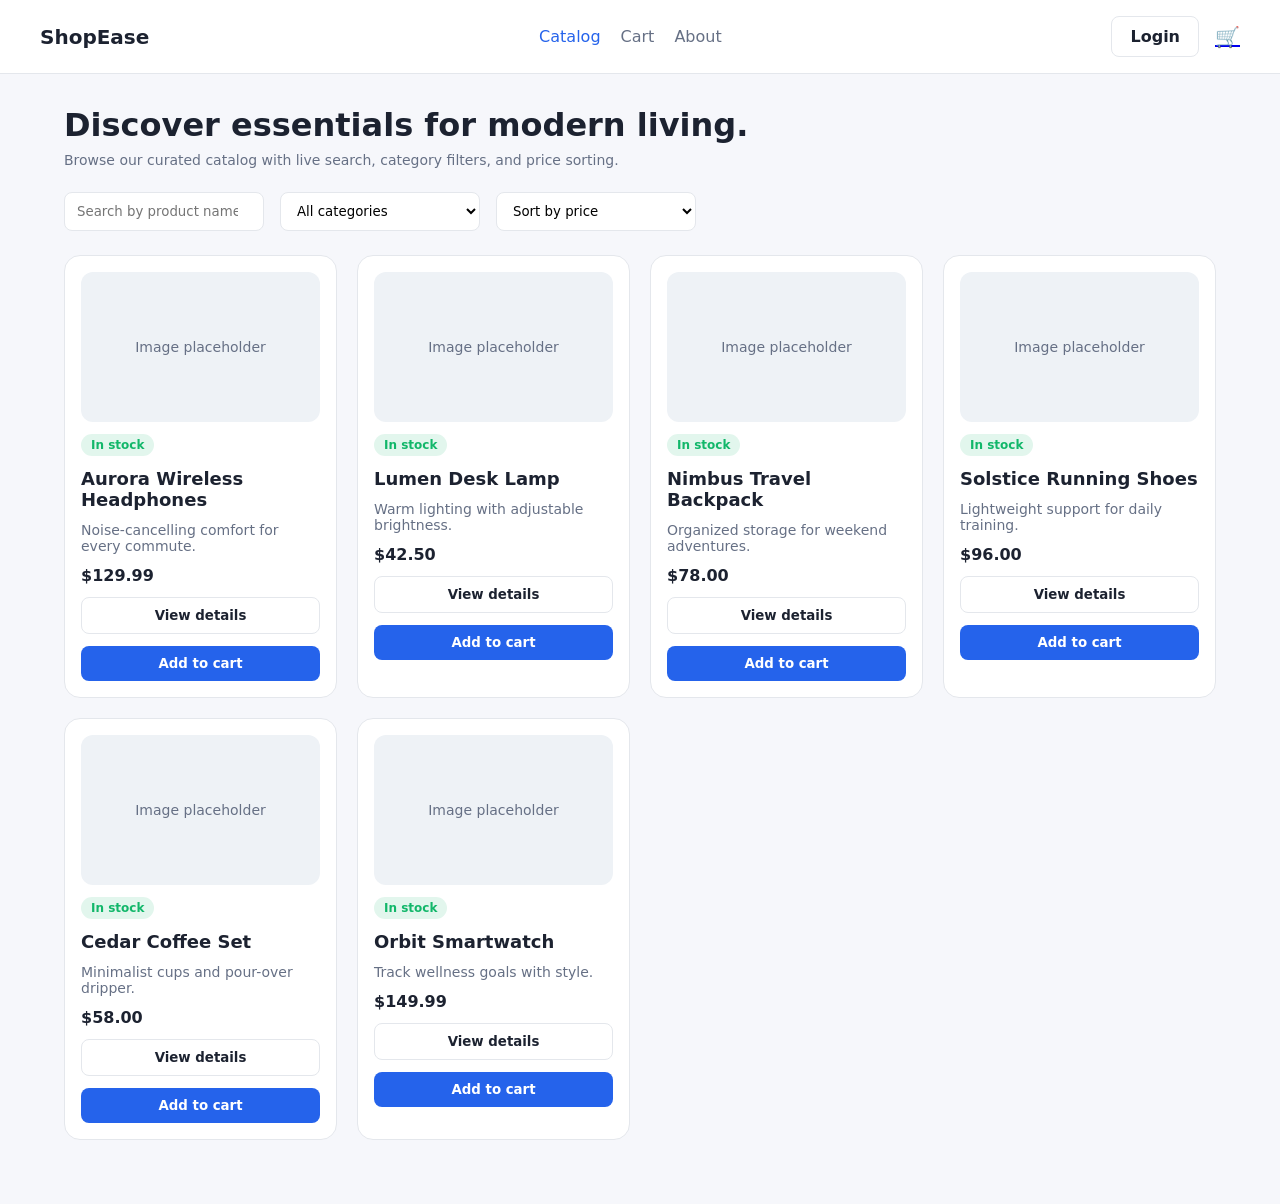
<file: index.html>
<!DOCTYPE html>
<html lang="en">
  <head>
    <meta charset="UTF-8" />
    <meta name="viewport" content="width=device-width, initial-scale=1.0" />
    <title>ShopEase | Product Catalog</title>
    <link rel="stylesheet" href="styles.css" />
  </head>
  <body>
    <header>
      <div class="header-inner">
        <a class="logo" href="index.html">ShopEase</a>
        <nav>
          <a class="active" href="index.html">Catalog</a>
          <a href="cart.html">Cart</a>
          <a href="about.html">About</a>
        </nav>
        <div class="header-actions">
          <a class="button button-outline" href="login.html">Login</a>
          <a class="icon-button" href="cart.html" aria-label="Shopping cart">
            🛒
            <span class="cart-count" data-cart-count></span>
          </a>
        </div>
      </div>
    </header>

    <main>
      <section class="hero">
        <div>
          <h1>Discover essentials for modern living.</h1>
          <p class="product-description">
            Browse our curated catalog with live search, category filters, and
            price sorting.
          </p>
        </div>
      </section>

      <section class="filters">
        <input
          class="input"
          id="searchInput"
          type="search"
          placeholder="Search by product name"
        />
        <select id="categoryFilter">
          <option value="all">All categories</option>
        </select>
        <select id="priceSort">
          <option value="default">Sort by price</option>
          <option value="low">Low to high</option>
          <option value="high">High to low</option>
        </select>
      </section>

      <section class="product-grid" id="productGrid"></section>
    </main>

    <div class="modal" id="detailsModal" aria-hidden="true">
      <div class="modal-content">
        <h2 id="modalTitle"></h2>
        <p id="modalDescription"></p>
        <p id="modalDetails"></p>
        <p class="product-price" id="modalPrice"></p>
        <button class="button button-primary" id="modalAdd">Add to cart</button>
        <button class="button button-outline" id="modalClose">Close</button>
      </div>
    </div>

    <script src="common.js"></script>
    <script src="catalog.js"></script>
  </body>
</html>
</file>
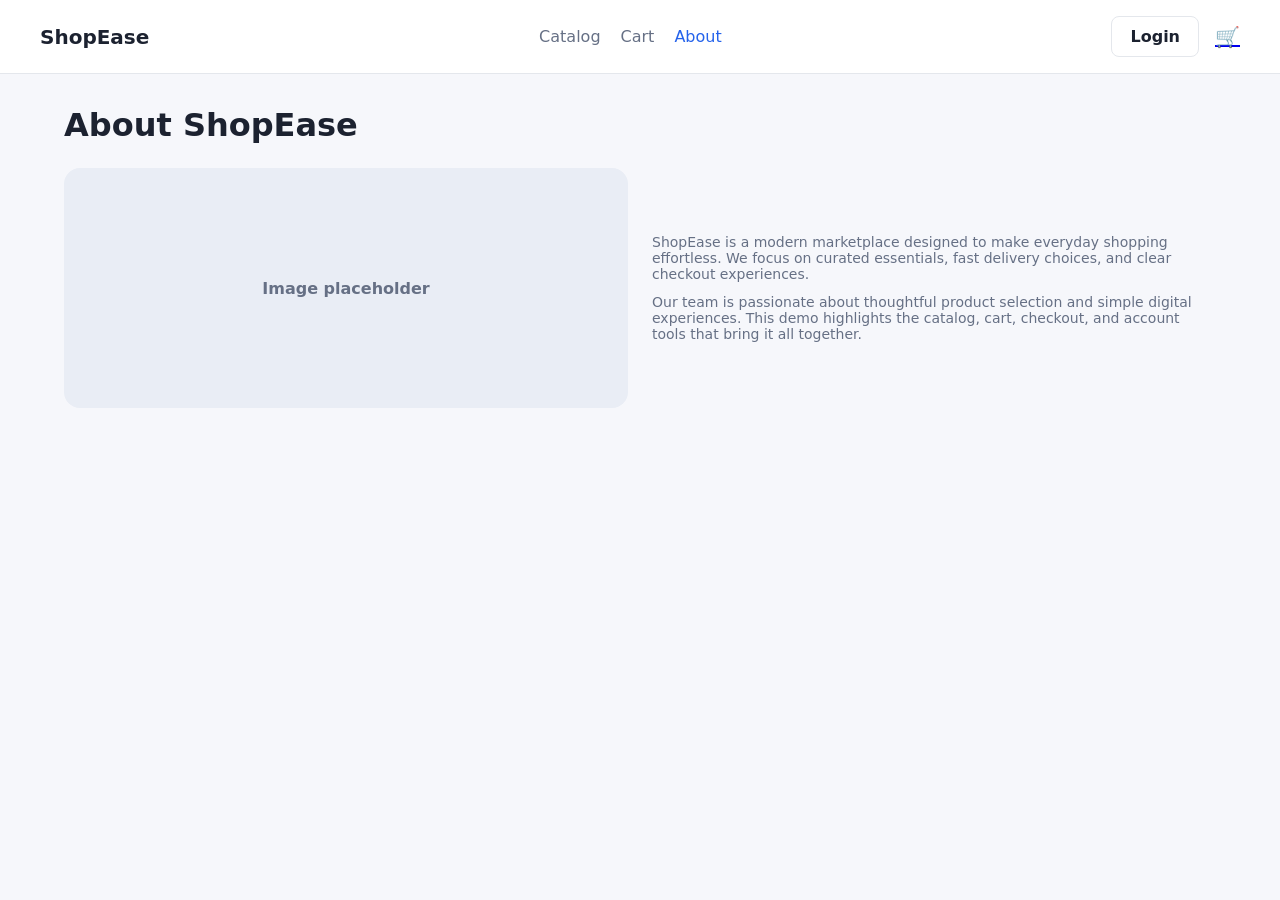
<file: about.html>
<!DOCTYPE html>
<html lang="en">
  <head>
    <meta charset="UTF-8" />
    <meta name="viewport" content="width=device-width, initial-scale=1.0" />
    <title>ShopEase | About</title>
    <link rel="stylesheet" href="styles.css" />
  </head>
  <body>
    <header>
      <div class="header-inner">
        <a class="logo" href="index.html">ShopEase</a>
        <nav>
          <a href="index.html">Catalog</a>
          <a href="cart.html">Cart</a>
          <a class="active" href="about.html">About</a>
        </nav>
        <div class="header-actions">
          <a class="button button-outline" href="login.html">Login</a>
          <a class="icon-button" href="cart.html" aria-label="Shopping cart">
            🛒
            <span class="cart-count" data-cart-count></span>
          </a>
        </div>
      </div>
    </header>

    <main>
      <h1>About ShopEase</h1>
      <section class="about-layout" style="margin-top: 24px;">
        <div class="placeholder-image">Image placeholder</div>
        <div>
          <p class="product-description">
            ShopEase is a modern marketplace designed to make everyday shopping
            effortless. We focus on curated essentials, fast delivery choices, and
            clear checkout experiences.
          </p>
          <p class="product-description" style="margin-top: 12px;">
            Our team is passionate about thoughtful product selection and simple
            digital experiences. This demo highlights the catalog, cart, checkout,
            and account tools that bring it all together.
          </p>
        </div>
      </section>
    </main>

    <script src="common.js"></script>
  </body>
</html>
</file>
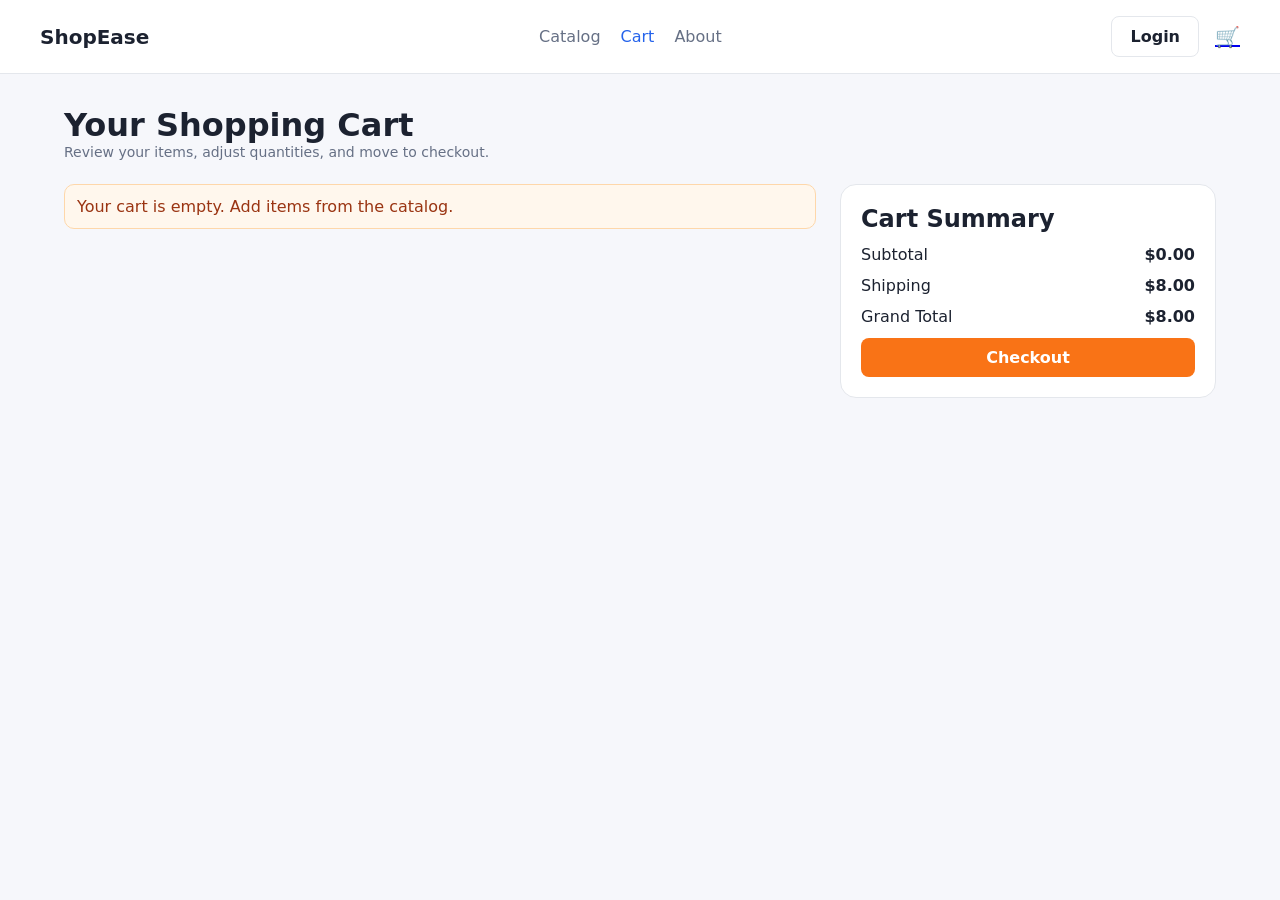
<file: cart.html>
<!DOCTYPE html>
<html lang="en">
  <head>
    <meta charset="UTF-8" />
    <meta name="viewport" content="width=device-width, initial-scale=1.0" />
    <title>ShopEase | Shopping Cart</title>
    <link rel="stylesheet" href="styles.css" />
  </head>
  <body>
    <header>
      <div class="header-inner">
        <a class="logo" href="index.html">ShopEase</a>
        <nav>
          <a href="index.html">Catalog</a>
          <a class="active" href="cart.html">Cart</a>
          <a href="about.html">About</a>
        </nav>
        <div class="header-actions">
          <a class="button button-outline" href="login.html">Login</a>
          <a class="icon-button" href="cart.html" aria-label="Shopping cart">
            🛒
            <span class="cart-count" data-cart-count></span>
          </a>
        </div>
      </div>
    </header>

    <main>
      <h1>Your Shopping Cart</h1>
      <p class="product-description">
        Review your items, adjust quantities, and move to checkout.
      </p>

      <section class="cart-layout" style="margin-top: 24px;">
        <div id="cartItems"></div>
        <aside class="summary-card">
          <h2>Cart Summary</h2>
          <div class="summary-row">
            <span>Subtotal</span>
            <strong id="subtotal">$0.00</strong>
          </div>
          <div class="summary-row">
            <span>Shipping</span>
            <strong id="shipping">$8.00</strong>
          </div>
          <div class="summary-row">
            <span>Grand Total</span>
            <strong id="grandTotal">$0.00</strong>
          </div>
          <a class="button button-accent" href="checkout.html">Checkout</a>
        </aside>
      </section>
    </main>

    <script src="common.js"></script>
    <script src="cart.js"></script>
  </body>
</html>
</file>
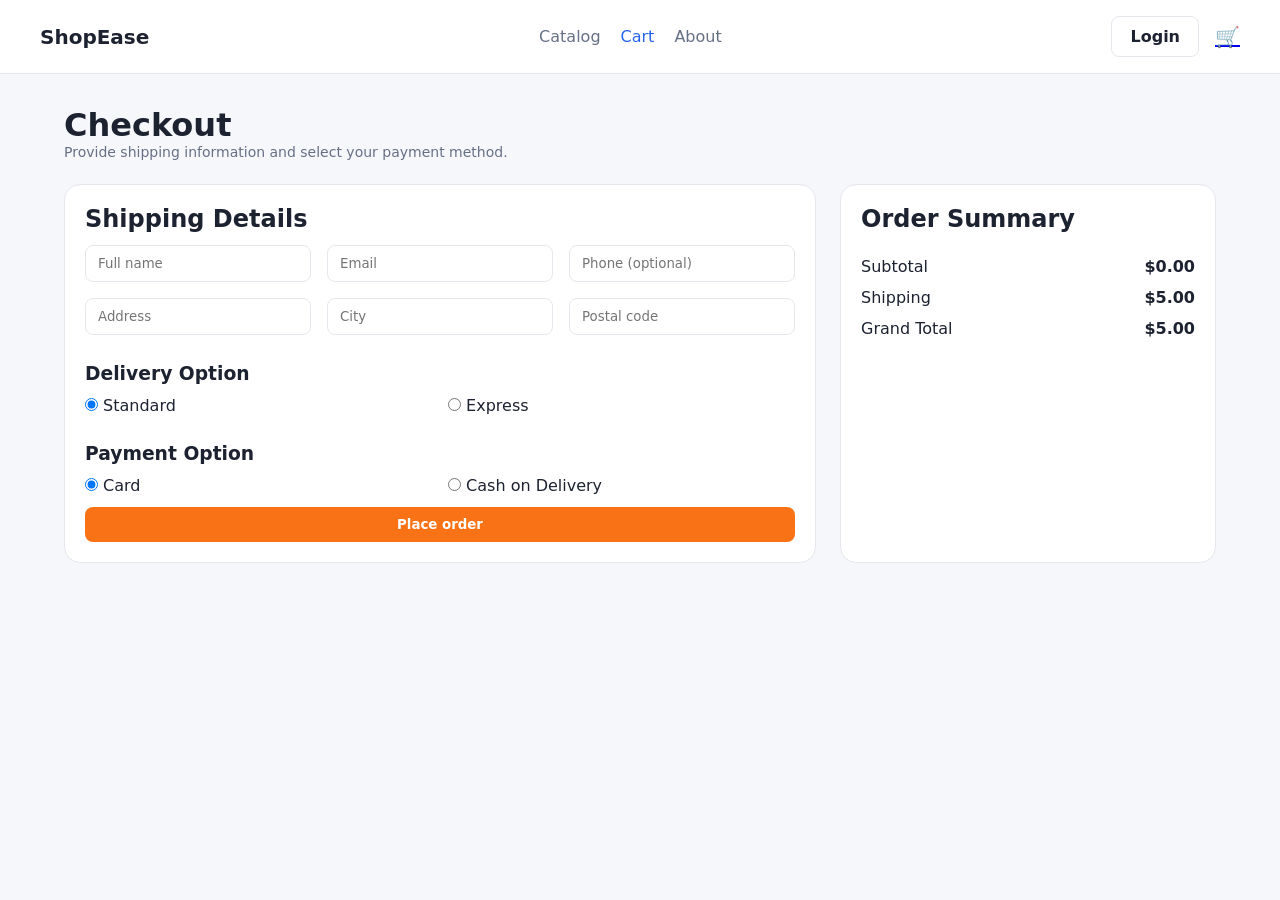
<file: checkout.html>
<!DOCTYPE html>
<html lang="en">
  <head>
    <meta charset="UTF-8" />
    <meta name="viewport" content="width=device-width, initial-scale=1.0" />
    <title>ShopEase | Checkout</title>
    <link rel="stylesheet" href="styles.css" />
  </head>
  <body>
    <header>
      <div class="header-inner">
        <a class="logo" href="index.html">ShopEase</a>
        <nav>
          <a href="index.html">Catalog</a>
          <a class="active" href="cart.html">Cart</a>
          <a href="about.html">About</a>
        </nav>
        <div class="header-actions">
          <a class="button button-outline" href="login.html">Login</a>
          <a class="icon-button" href="cart.html" aria-label="Shopping cart">
            🛒
            <span class="cart-count" data-cart-count></span>
          </a>
        </div>
      </div>
    </header>

    <main>
      <h1>Checkout</h1>
      <p class="product-description">
        Provide shipping information and select your payment method.
      </p>

      <section class="cart-layout" style="margin-top: 24px;">
        <form class="summary-card" id="checkoutForm">
          <h2>Shipping Details</h2>
          <div class="form-grid">
            <input class="input" name="fullName" placeholder="Full name" required />
            <input class="input" name="email" type="email" placeholder="Email" required />
            <input class="input" name="phone" type="tel" placeholder="Phone (optional)" />
            <input class="input" name="address" placeholder="Address" required />
            <input class="input" name="city" placeholder="City" required />
            <input class="input" name="postal" placeholder="Postal code" required />
          </div>

          <h3 style="margin-top: 16px;">Delivery Option</h3>
          <div class="form-grid">
            <label><input type="radio" name="delivery" value="standard" checked /> Standard</label>
            <label><input type="radio" name="delivery" value="express" /> Express</label>
          </div>

          <h3 style="margin-top: 16px;">Payment Option</h3>
          <div class="form-grid">
            <label><input type="radio" name="payment" value="card" checked /> Card</label>
            <label><input type="radio" name="payment" value="cod" /> Cash on Delivery</label>
          </div>

          <button class="button button-accent" type="submit">Place order</button>
        </form>

        <aside class="summary-card">
          <h2>Order Summary</h2>
          <div id="orderItems"></div>
          <div class="summary-row">
            <span>Subtotal</span>
            <strong id="checkoutSubtotal">$0.00</strong>
          </div>
          <div class="summary-row">
            <span>Shipping</span>
            <strong id="checkoutShipping">$0.00</strong>
          </div>
          <div class="summary-row">
            <span>Grand Total</span>
            <strong id="checkoutTotal">$0.00</strong>
          </div>
        </aside>
      </section>
    </main>

    <script src="common.js"></script>
    <script src="checkout.js"></script>
  </body>
</html>
</file>
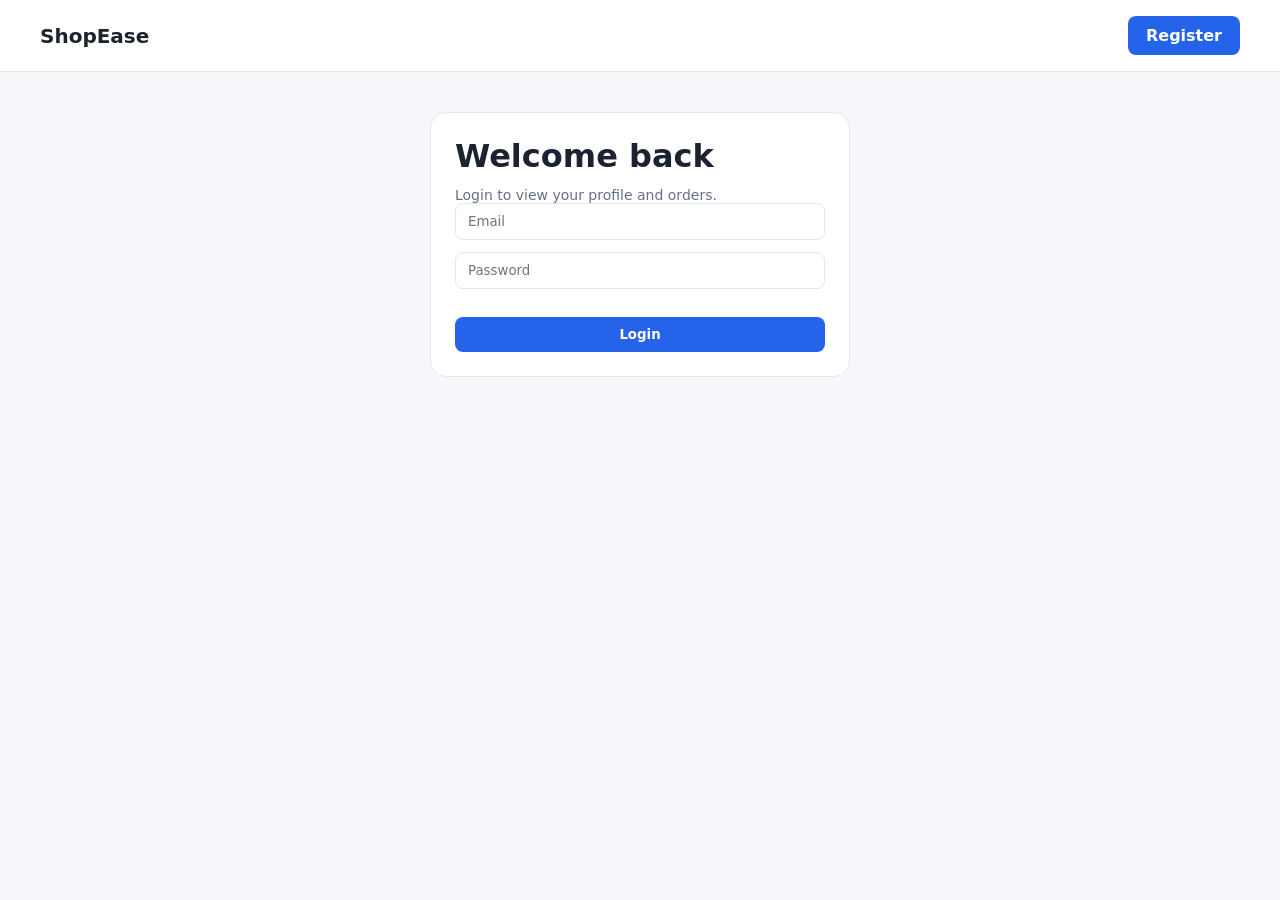
<file: login.html>
<!DOCTYPE html>
<html lang="en">
  <head>
    <meta charset="UTF-8" />
    <meta name="viewport" content="width=device-width, initial-scale=1.0" />
    <title>ShopEase | Login</title>
    <link rel="stylesheet" href="styles.css" />
  </head>
  <body>
    <header>
      <div class="header-inner">
        <a class="logo" href="index.html">ShopEase</a>
        <div class="header-actions">
          <a class="button button-primary" href="register.html">Register</a>
        </div>
      </div>
    </header>

    <main>
      <div class="auth-wrapper">
        <div id="loginView">
          <h1>Welcome back</h1>
          <p class="product-description">Login to view your profile and orders.</p>
          <form class="auth-form" id="loginForm">
            <input class="input" name="email" type="email" placeholder="Email" required />
            <input
              class="input"
              name="password"
              type="password"
              placeholder="Password"
              required
            />
            <button class="button button-primary" type="submit">Login</button>
          </form>
        </div>

        <div id="profileView" style="display: none;">
          <h1>Account Overview</h1>
          <div class="profile-card">
            <p><strong>Name:</strong> <span id="profileName"></span></p>
            <p><strong>Email:</strong> <span id="profileEmail"></span></p>
            <button class="button button-outline" id="logoutBtn">Logout</button>
          </div>

          <div class="profile-card">
            <h2>Order History</h2>
            <div class="order-list" id="orderHistory"></div>
          </div>
        </div>
      </div>
    </main>

    <script src="common.js"></script>
    <script src="login.js"></script>
  </body>
</html>
</file>
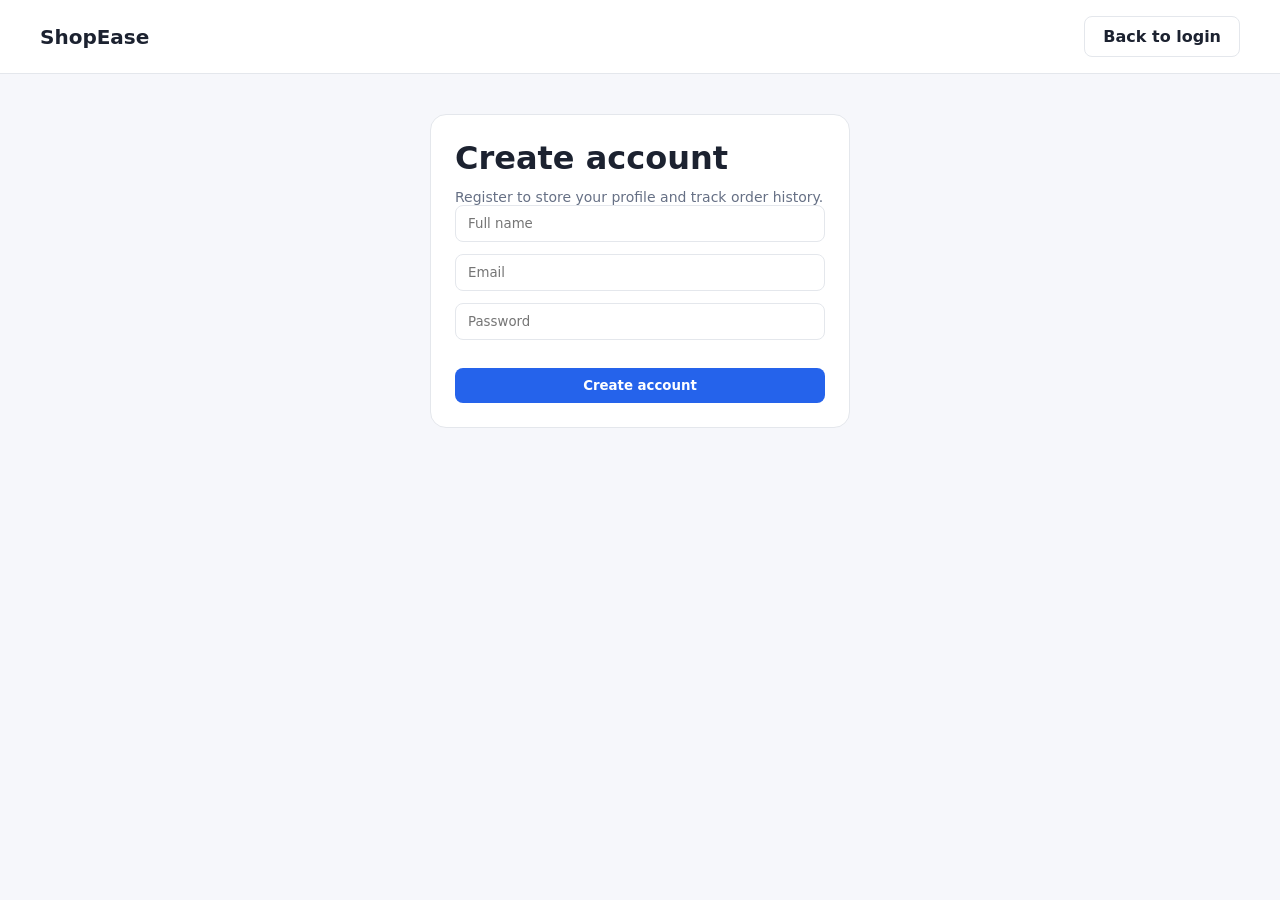
<file: register.html>
<!DOCTYPE html>
<html lang="en">
  <head>
    <meta charset="UTF-8" />
    <meta name="viewport" content="width=device-width, initial-scale=1.0" />
    <title>ShopEase | Register</title>
    <link rel="stylesheet" href="styles.css" />
  </head>
  <body>
    <header>
      <div class="header-inner">
        <a class="logo" href="index.html">ShopEase</a>
        <div class="header-actions">
          <a class="button button-outline" href="login.html">Back to login</a>
        </div>
      </div>
    </header>

    <main>
      <div class="auth-wrapper">
        <h1>Create account</h1>
        <p class="product-description">
          Register to store your profile and track order history.
        </p>
        <form class="auth-form" id="registerForm">
          <input class="input" name="name" type="text" placeholder="Full name" required />
          <input class="input" name="email" type="email" placeholder="Email" required />
          <input
            class="input"
            name="password"
            type="password"
            placeholder="Password"
            required
          />
          <button class="button button-primary" type="submit">Create account</button>
        </form>
      </div>
    </main>

    <script src="register.js"></script>
  </body>
</html>
</file>
<file: styles.css>
:root {
  color-scheme: light;
  --bg: #f6f7fb;
  --text: #1c2230;
  --muted: #667085;
  --primary: #2563eb;
  --accent: #f97316;
  --card: #ffffff;
  --border: #e4e7ec;
  --success: #12b76a;
}

* {
  box-sizing: border-box;
  margin: 0;
  padding: 0;
  font-family: "Inter", "Segoe UI", system-ui, sans-serif;
}

body {
  background: var(--bg);
  color: var(--text);
  min-height: 100vh;
}

header {
  background: #fff;
  border-bottom: 1px solid var(--border);
  padding: 16px 24px;
  position: sticky;
  top: 0;
  z-index: 10;
}

.header-inner {
  display: flex;
  align-items: center;
  justify-content: space-between;
  gap: 24px;
  max-width: 1200px;
  margin: 0 auto;
}

.logo {
  font-weight: 700;
  font-size: 20px;
  color: var(--text);
  text-decoration: none;
}

nav {
  display: flex;
  gap: 20px;
}

nav a {
  text-decoration: none;
  color: var(--muted);
  font-weight: 500;
}

nav a.active {
  color: var(--primary);
}

.header-actions {
  display: flex;
  align-items: center;
  gap: 16px;
}

.icon-button {
  position: relative;
  background: transparent;
  border: none;
  cursor: pointer;
  font-size: 20px;
}

.cart-count {
  position: absolute;
  top: -6px;
  right: -8px;
  background: var(--accent);
  color: #fff;
  font-size: 12px;
  padding: 2px 6px;
  border-radius: 999px;
}

.button {
  display: inline-flex;
  align-items: center;
  justify-content: center;
  padding: 10px 18px;
  border-radius: 8px;
  border: none;
  font-weight: 600;
  cursor: pointer;
  text-decoration: none;
  transition: transform 0.2s ease;
}

.button:hover {
  transform: translateY(-1px);
}

.button-primary {
  background: var(--primary);
  color: #fff;
}

.button-outline {
  background: transparent;
  color: var(--text);
  border: 1px solid var(--border);
}

.button-accent {
  background: var(--accent);
  color: #fff;
}

main {
  max-width: 1200px;
  margin: 32px auto 64px;
  padding: 0 24px;
}

.hero {
  display: flex;
  justify-content: space-between;
  align-items: center;
  gap: 24px;
  margin-bottom: 24px;
}

.hero h1 {
  font-size: 32px;
  margin-bottom: 8px;
}

.filters {
  display: flex;
  flex-wrap: wrap;
  gap: 16px;
  margin-bottom: 24px;
}

.input,
select {
  padding: 10px 12px;
  border-radius: 8px;
  border: 1px solid var(--border);
  min-width: 200px;
  background: #fff;
}

.product-grid {
  display: grid;
  grid-template-columns: repeat(auto-fit, minmax(240px, 1fr));
  gap: 20px;
}

.product-card {
  background: var(--card);
  border: 1px solid var(--border);
  border-radius: 16px;
  padding: 16px;
  display: flex;
  flex-direction: column;
  gap: 12px;
}

.product-image {
  height: 150px;
  background: #eef2f6;
  border-radius: 12px;
  display: flex;
  align-items: center;
  justify-content: center;
  color: var(--muted);
  font-size: 14px;
}

.product-name {
  font-weight: 600;
  font-size: 18px;
}

.product-price {
  font-weight: 700;
}

.product-description {
  color: var(--muted);
  font-size: 14px;
}

.stock-badge {
  align-self: flex-start;
  padding: 4px 10px;
  background: rgba(18, 183, 106, 0.12);
  color: var(--success);
  border-radius: 999px;
  font-size: 12px;
  font-weight: 600;
}

.cart-layout {
  display: grid;
  grid-template-columns: 2fr 1fr;
  gap: 24px;
}

.cart-item {
  display: grid;
  grid-template-columns: 1fr auto auto;
  gap: 16px;
  align-items: center;
  padding: 16px;
  border: 1px solid var(--border);
  border-radius: 12px;
  background: #fff;
  margin-bottom: 12px;
}

.quantity-controls {
  display: inline-flex;
  align-items: center;
  gap: 8px;
}

.quantity-controls button {
  width: 28px;
  height: 28px;
  border-radius: 6px;
  border: 1px solid var(--border);
  background: #fff;
  cursor: pointer;
}

.summary-card {
  background: #fff;
  border: 1px solid var(--border);
  border-radius: 16px;
  padding: 20px;
  display: flex;
  flex-direction: column;
  gap: 12px;
}

.summary-row {
  display: flex;
  justify-content: space-between;
}

.modal {
  position: fixed;
  inset: 0;
  background: rgba(15, 23, 42, 0.6);
  display: none;
  align-items: center;
  justify-content: center;
  padding: 24px;
}

.modal-content {
  background: #fff;
  border-radius: 16px;
  padding: 24px;
  max-width: 520px;
  width: 100%;
}

.modal-content h2 {
  margin-bottom: 8px;
}

.modal-content p {
  margin-bottom: 12px;
  color: var(--muted);
}

.form-grid {
  display: grid;
  grid-template-columns: repeat(auto-fit, minmax(220px, 1fr));
  gap: 16px;
}

.form-grid .input,
.form-grid select {
  width: 100%;
}

.auth-wrapper {
  max-width: 420px;
  margin: 40px auto;
  background: #fff;
  padding: 24px;
  border-radius: 16px;
  border: 1px solid var(--border);
}

.auth-wrapper h1 {
  margin-bottom: 12px;
}

.auth-form {
  display: flex;
  flex-direction: column;
  gap: 12px;
}

.auth-form button {
  margin-top: 16px;
}

.profile-card {
  background: #fff;
  border: 1px solid var(--border);
  border-radius: 16px;
  padding: 20px;
  margin-top: 20px;
}

.order-list {
  margin-top: 12px;
  display: grid;
  gap: 12px;
}

.order-item {
  border: 1px solid var(--border);
  border-radius: 12px;
  padding: 12px;
  background: #fafbff;
}

.about-layout {
  display: grid;
  grid-template-columns: repeat(auto-fit, minmax(260px, 1fr));
  gap: 24px;
  align-items: center;
}

.placeholder-image {
  background: #e9edf5;
  border-radius: 16px;
  height: 240px;
  display: flex;
  align-items: center;
  justify-content: center;
  color: var(--muted);
  font-weight: 600;
}

.notice {
  background: #fff7ed;
  border: 1px solid #fed7aa;
  padding: 12px;
  border-radius: 10px;
  color: #9a3412;
  margin-bottom: 16px;
}

@media (max-width: 900px) {
  .cart-layout {
    grid-template-columns: 1fr;
  }
}
</file>
